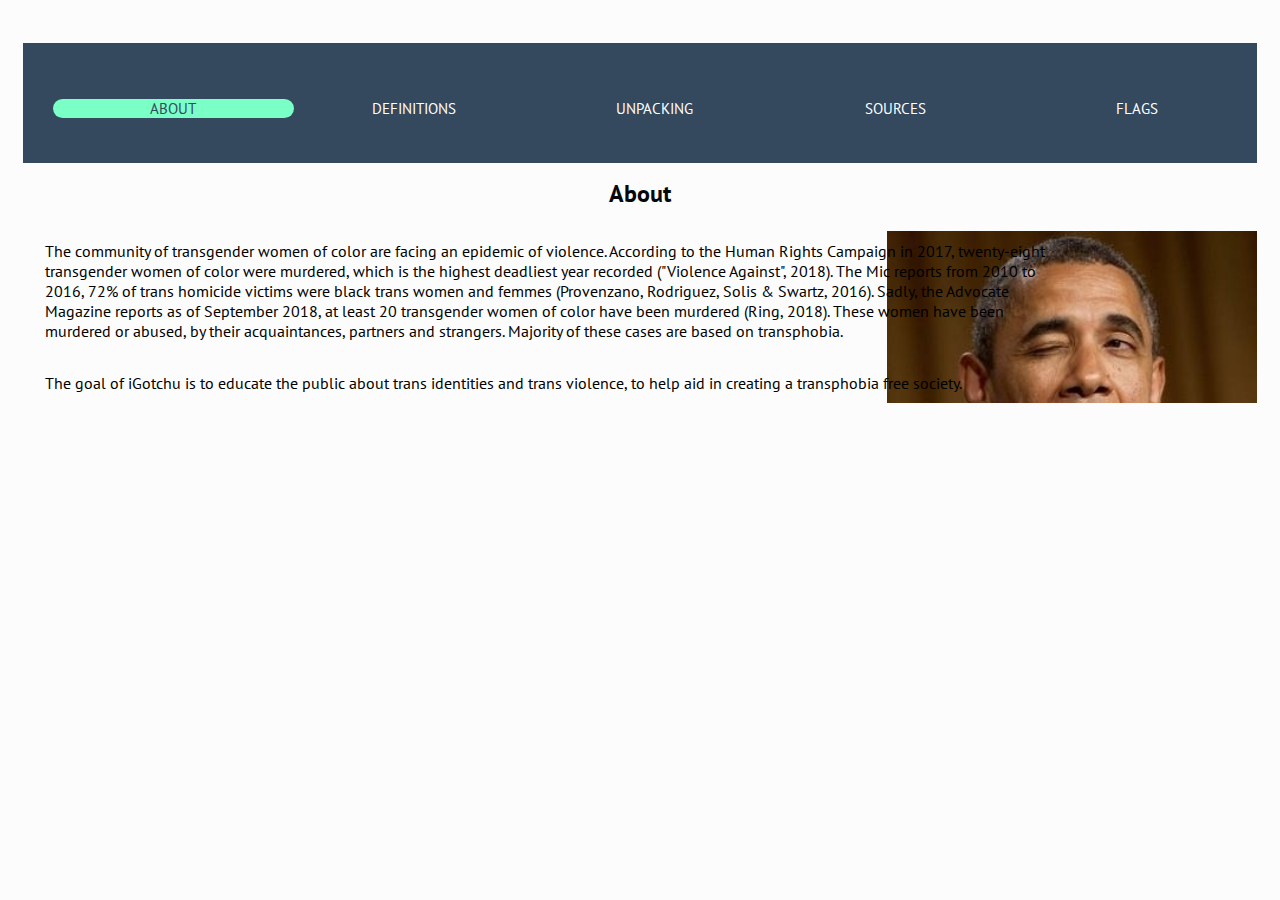
<file: index.html>
<!DOCTYPE html>
<html lang="en">
<head>
    <meta charset="UTF-8">
    <link rel="shortcut icon" href="images/logo.png" />
    <link rel="stylesheet" type="text/css" href="css/html5reset.css">
    <link rel="stylesheet" type="text/css" href="css/style.css">
    <title >iGotchu</title>

</head>
<body>
  <a href = "#content" class = "skip">Skip to Content</a>
  <header>
    <nav>
      <ul>
        <li><a href = "index.html"class = "active">About</a></li>
        <li><a href = "identities.html" >Definitions</a></li>
        <li><a href = "transphobia.html">Unpacking</a></li>
        <li><a href = "sources.html">Sources</a></li>
        <li><a href = "gallery.html">Flags</a></li>
      </ul>
      <div class="animation start-home"></div>
      <div class="slider"></div>
    </nav>
    <!-- <img src= "images/igotch_full_logo.jpg" alt = "iGotchu Logo"/> -->
    <h1>About</h1>

</header>
<main id ="content">
<div class = "igotchu">

<p>The community of transgender women of color are facing an epidemic of violence. According to the Human Rights Campaign in 2017, twenty-eight transgender women of color were murdered, which is the highest deadliest year recorded (&quot;Violence Against&quot;, 2018). The Mic reports from 2010 to 2016, 72% of trans homicide victims were black trans women and femmes (Provenzano, Rodriguez, Solis & Swartz, 2016). Sadly, the Advocate Magazine reports as of September 2018, at least 20 transgender women of color have been murdered (Ring, 2018). These women have been murdered or abused, by their acquaintances, partners and strangers. Majority of these cases are based on transphobia.</p>

<p>The goal of iGotchu is to educate the public about trans identities and trans violence, to help aid in creating a transphobia free society.</p>
</div>
</main>
</body>
</html>
</file>
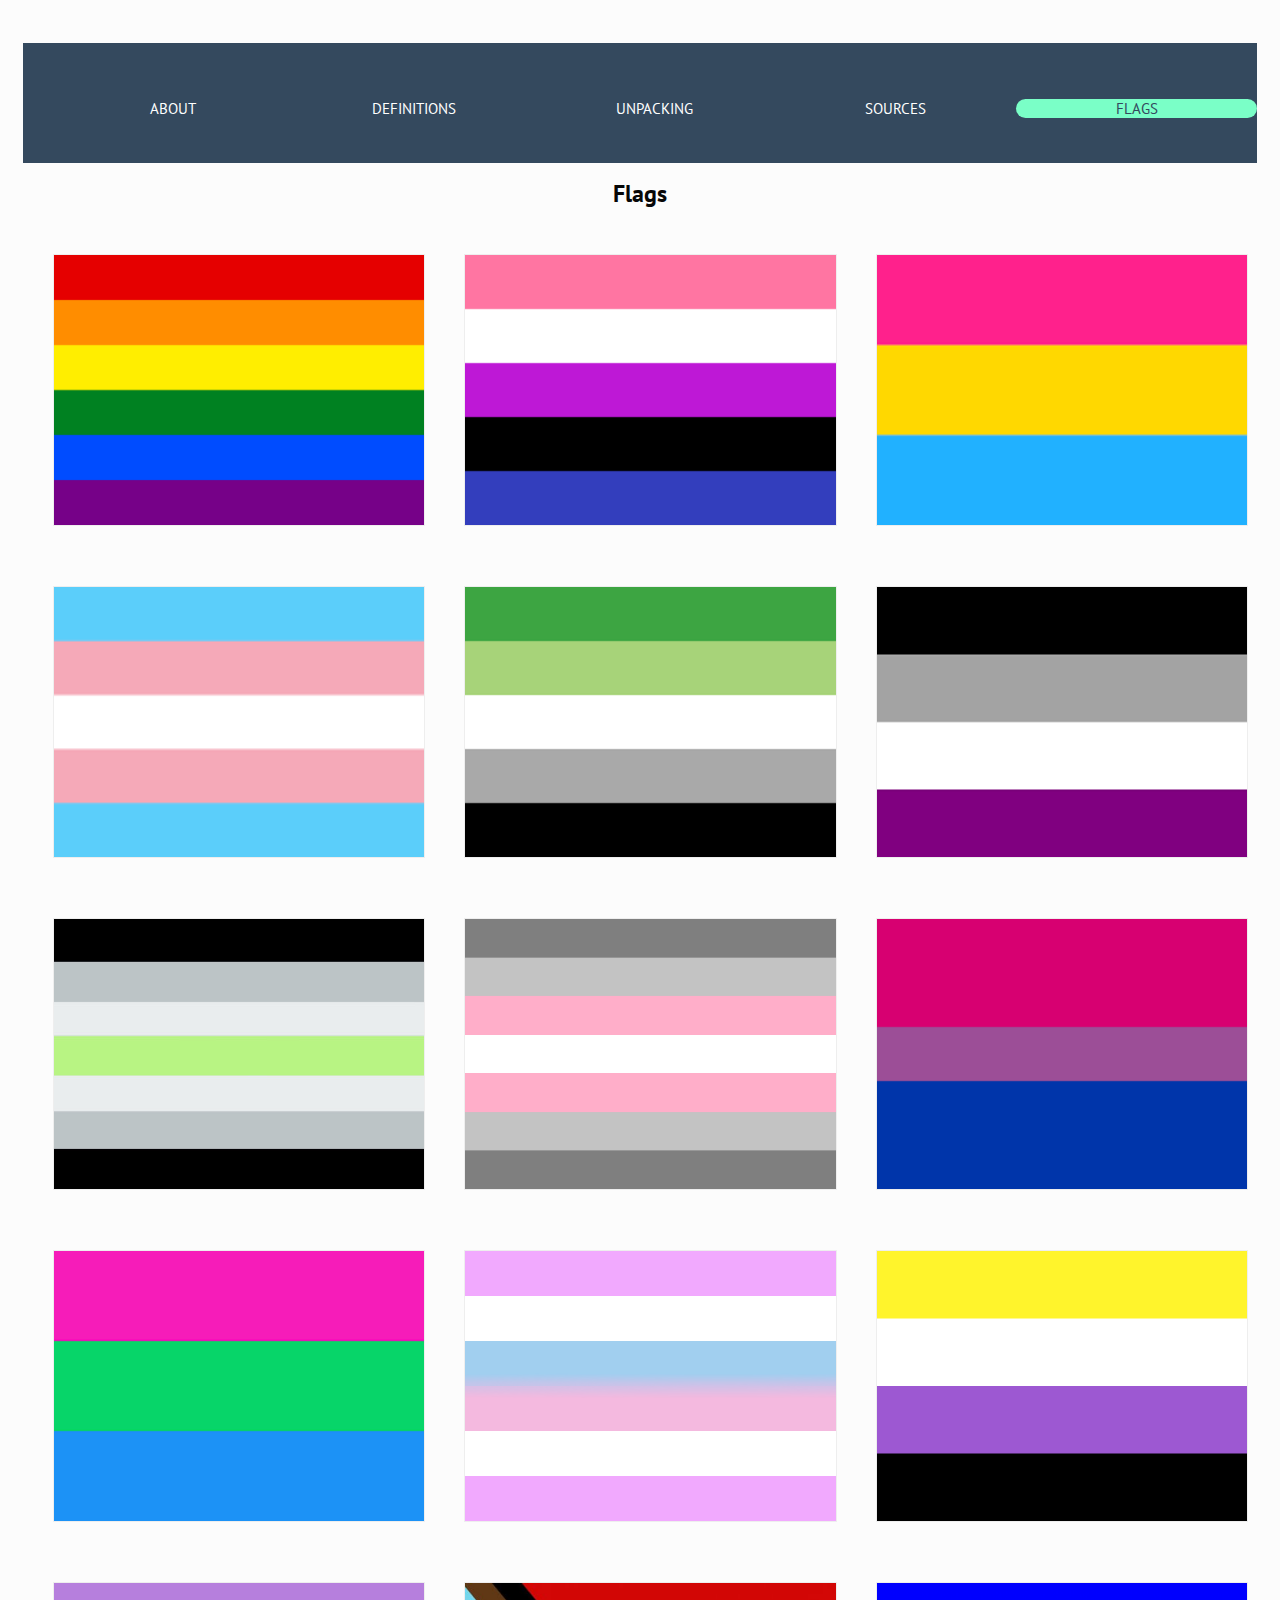
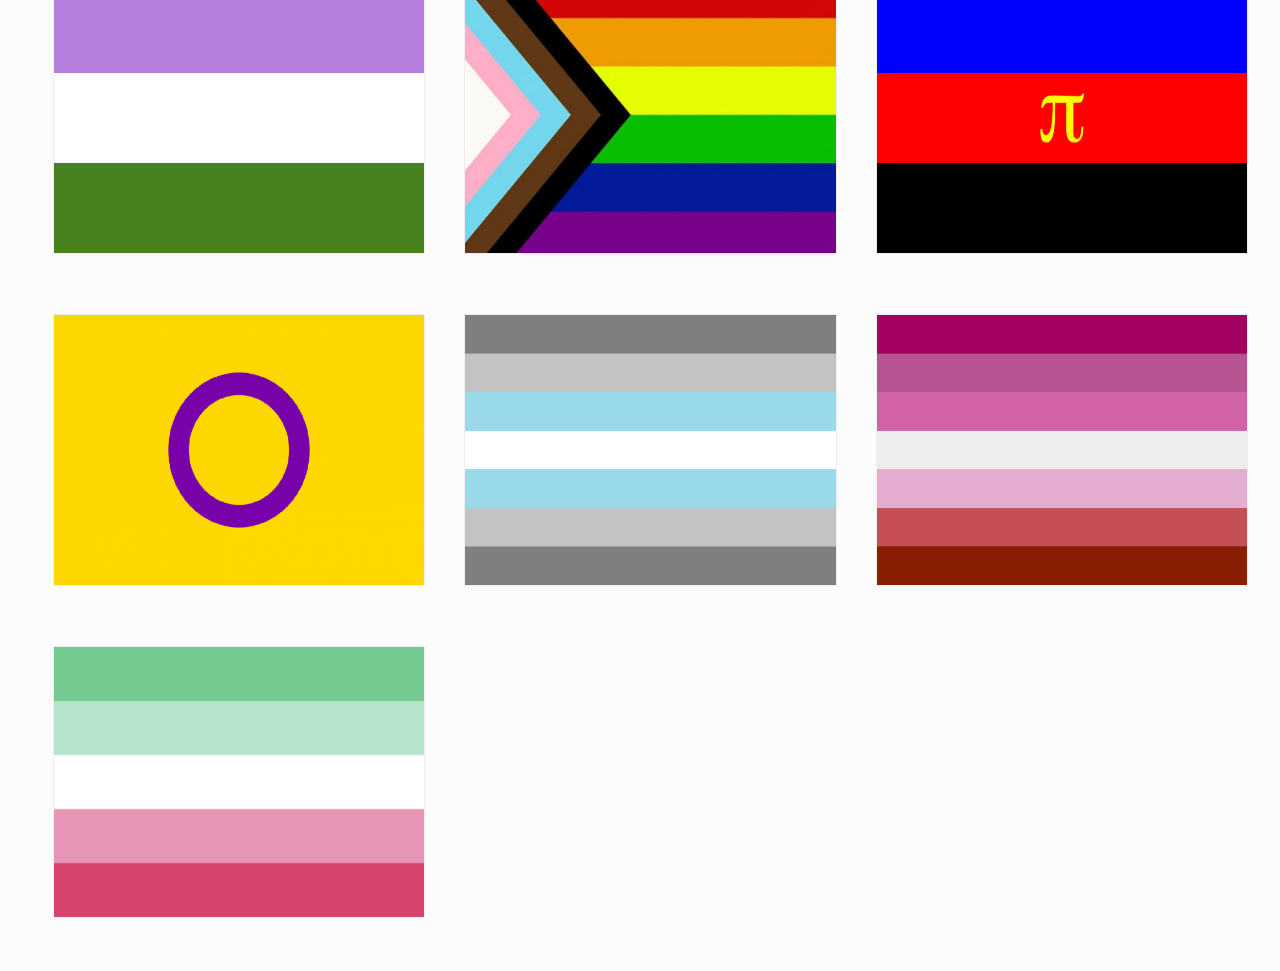
<file: gallery.html>
<!DOCTYPE html>
<html lang="en">
<head>
    <meta charset="UTF-8">
    <link rel="shortcut icon" href="images/logo.png" />
    <link rel="stylesheet" type="text/css" href="css/html5reset.css">
    <link rel="stylesheet" type="text/css" href="css/style.css">
    <title >iGotchu</title>

</head>
<body>
  <a href = "#content" class = "skip">Skip to Content</a>
  <header>
    <nav>
      <ul>
        <li><a href = "index.html">About</a></li>
        <li><a href = "identities.html">Definitions</a></li>
        <li><a href = "transphobia.html">Unpacking</a></li>
        <li><a href = "sources.html">Sources</a></li>
        <li><a href = "gallery.html"class = "active">Flags</a></li>
      </ul>
      <div class="animation start-home"></div>
      <div class="slider"></div>
    </nav>
    <h1>Flags</h1>

</header>
<main id ="content">
<div class = "gallery">
  <img src = "images/gay flag.jpg" alt = "gay flag"/>
  <img src = "images/Genderfluidity_Pride_Flag.jpg" alt = "Gender fluid flag"/>
  <img src = "images/pansexual flag.jpg" alt = "pansexual flag"/>
  <img src = "images/transgender flag.jpg" alt = "transgender flag"/>
  <img src = "images/aromantic flag.jpg" alt = "aromantic flag"/>
  <img src = "images/grey ace flag.jpg" alt = "grey ace flag"/>
  <img src = "images/Agender_flag.jpg" alt = "agender flag"/>
  <img src = "images/Demigirl_Pride-Flag.jpg" alt = "demigirl flag"/>
  <img src = "images/1Bi_flag.jpg" alt = "Bisexuality flag"/>
  <img src = "images/polysexual falg.jpg" alt = "polysexual flag"/>
  <img src = "images/Bigender_pride_flag.jpg" alt = "bigender flag"/>
  <img src = "images/Nonbinary_flag.jpg" alt = "nonbinary flag"/>
  <img src = "images/Genderqueer_flag.jpg" alt = "genderqueer flag"/>
  <img src = "images/05-pride_flags.jpg" alt = "pride flag"/>
  <img src = "images/polya flags.jpg" alt = "polyamorous flag"/>
  <img src = "images/intersex flag.jpg" alt = "intersex flag"/>
  <img src = "images/demiboy_flags.jpg" alt = "demiboy flag"/>
  <img src = "images/lesbian flag.jpg" alt = "lesbian flag"/>
  <img src = "images/Abrosexual.jpg" alt = "Abrosexual flag"/>

  </div>
  </main>
</body>
</html>
</file>
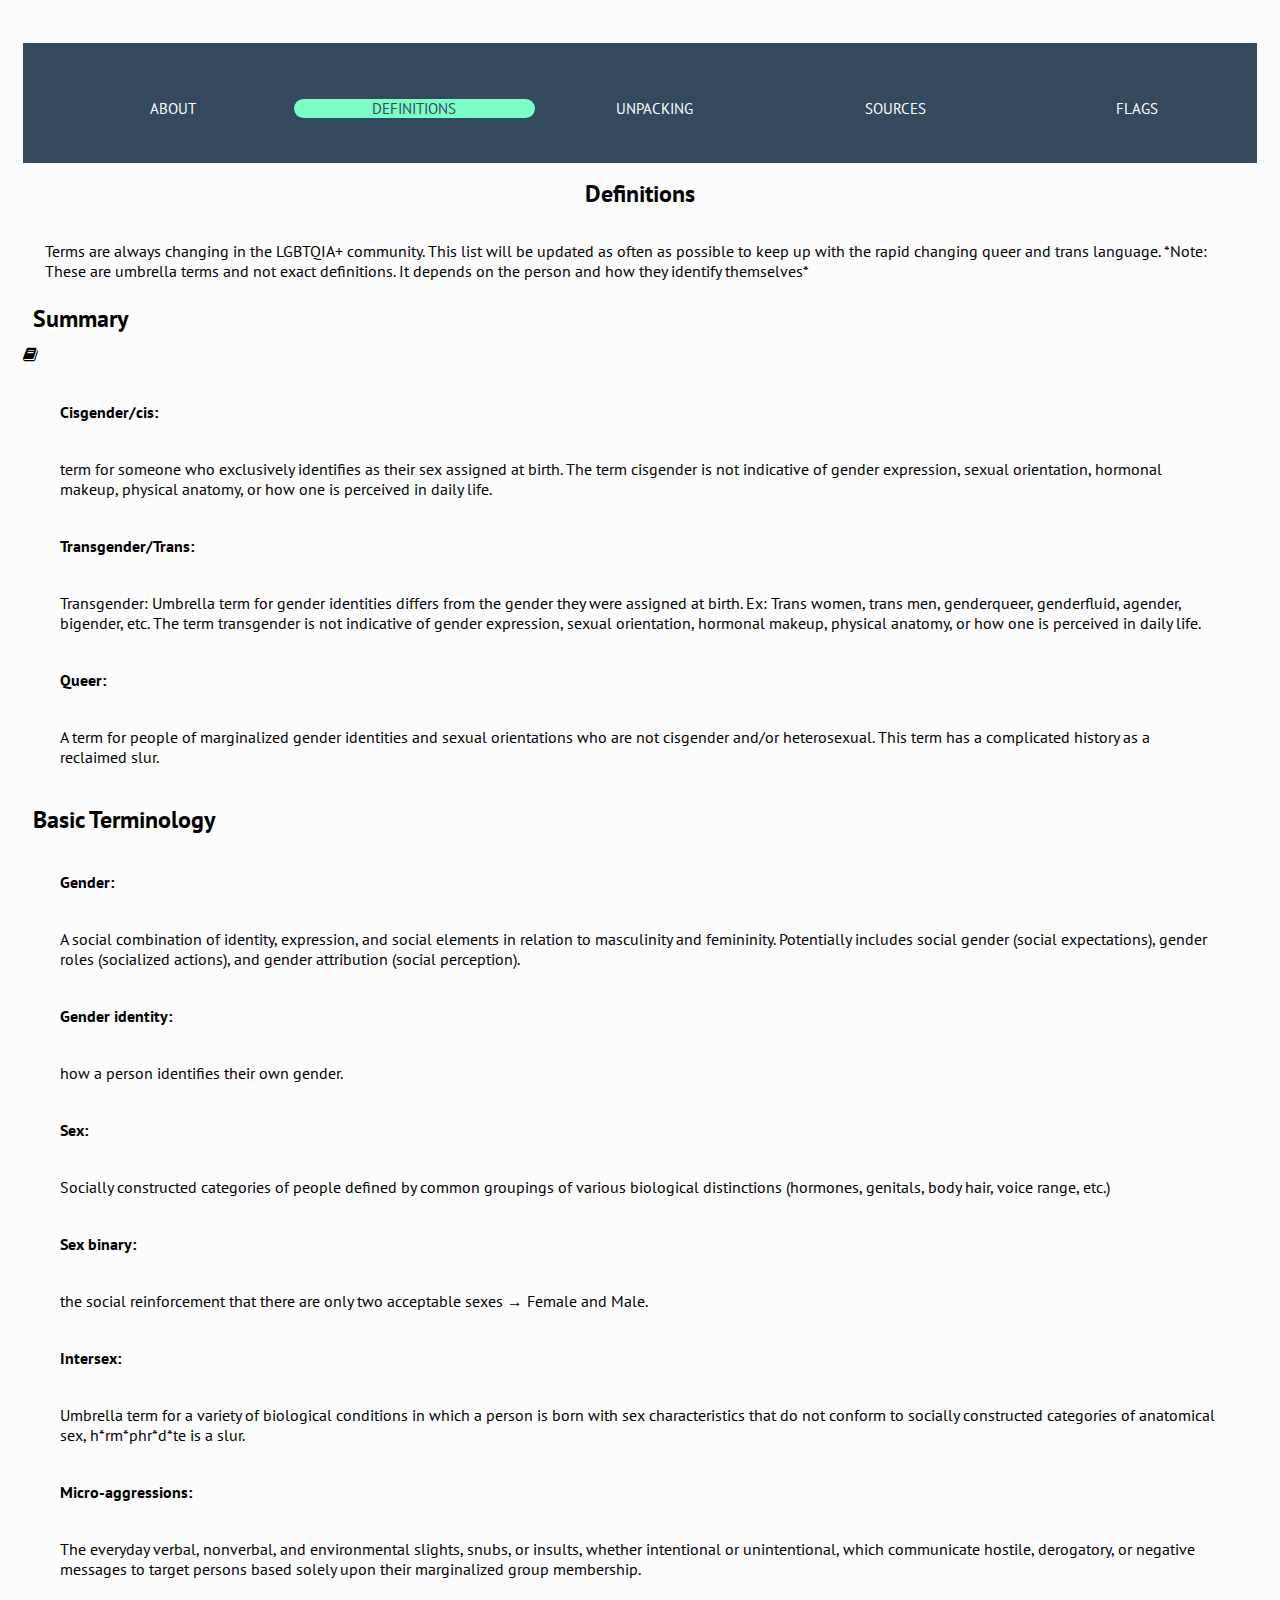
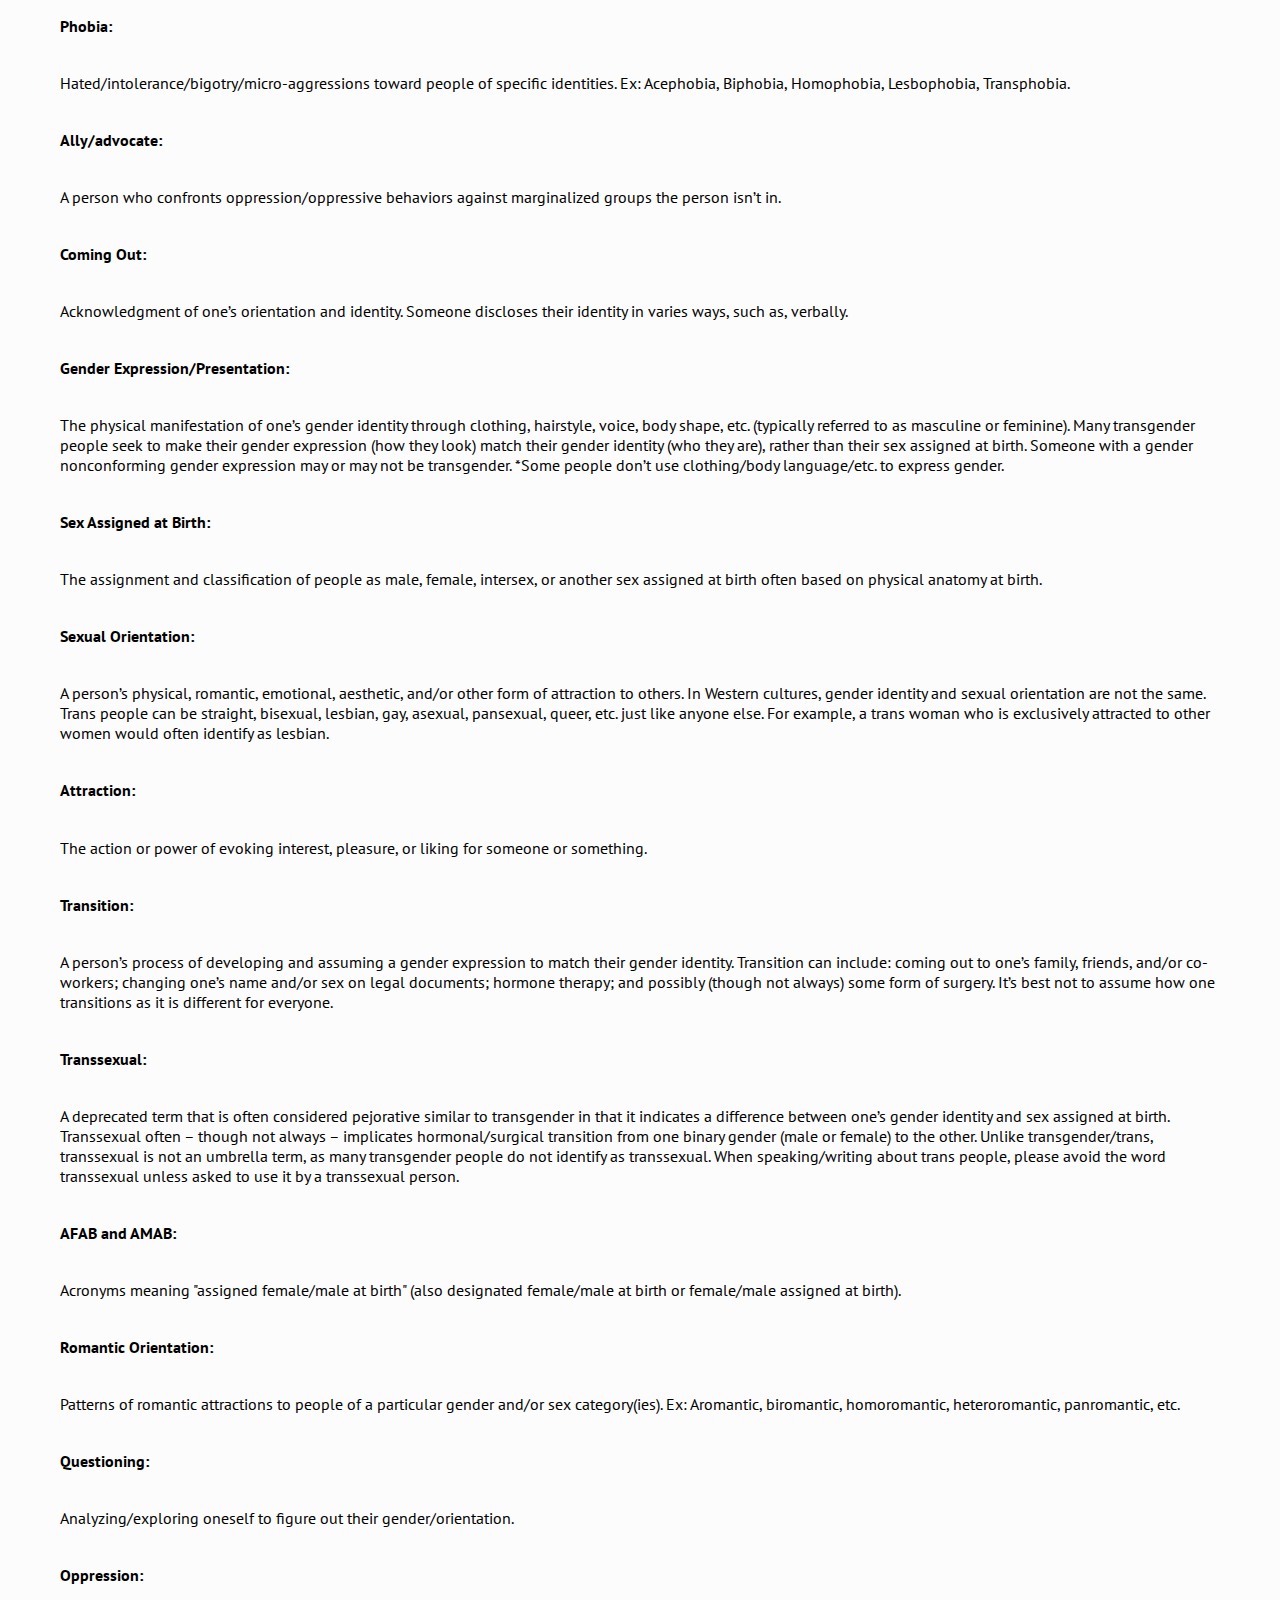
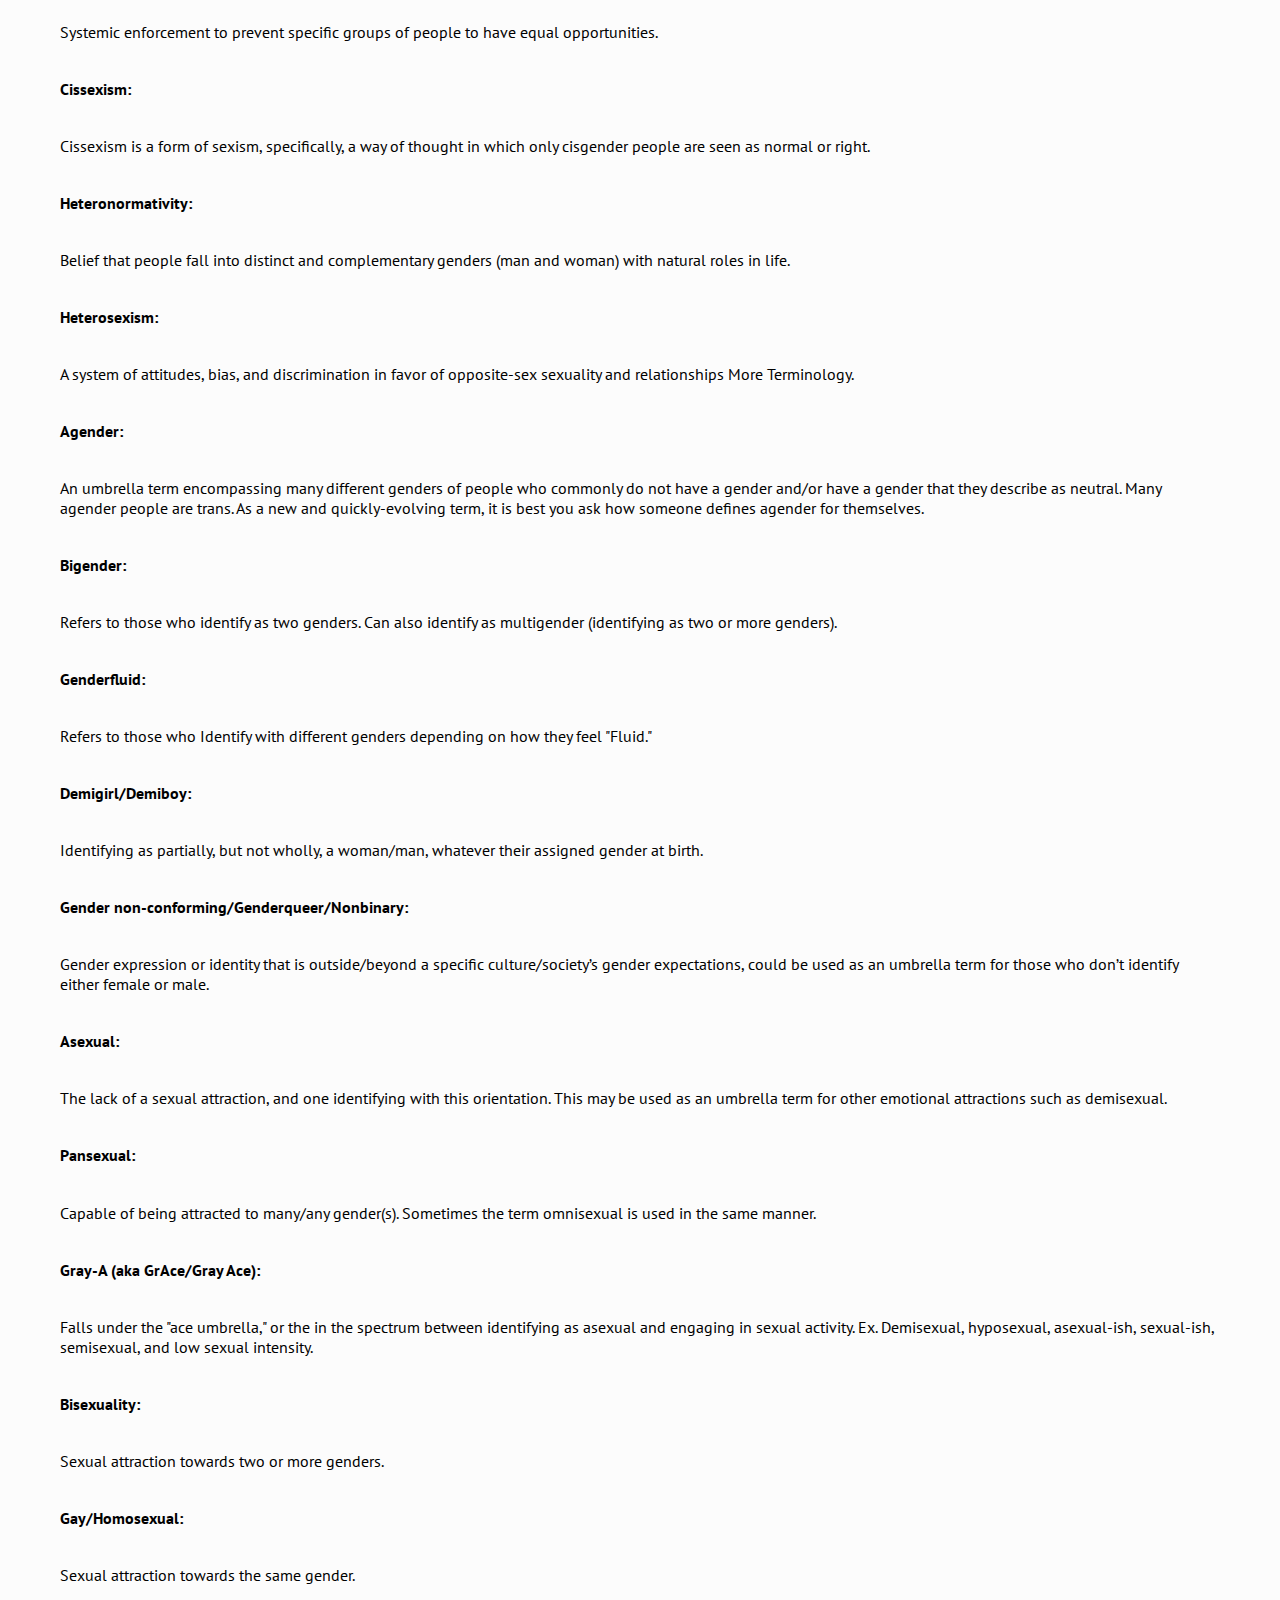
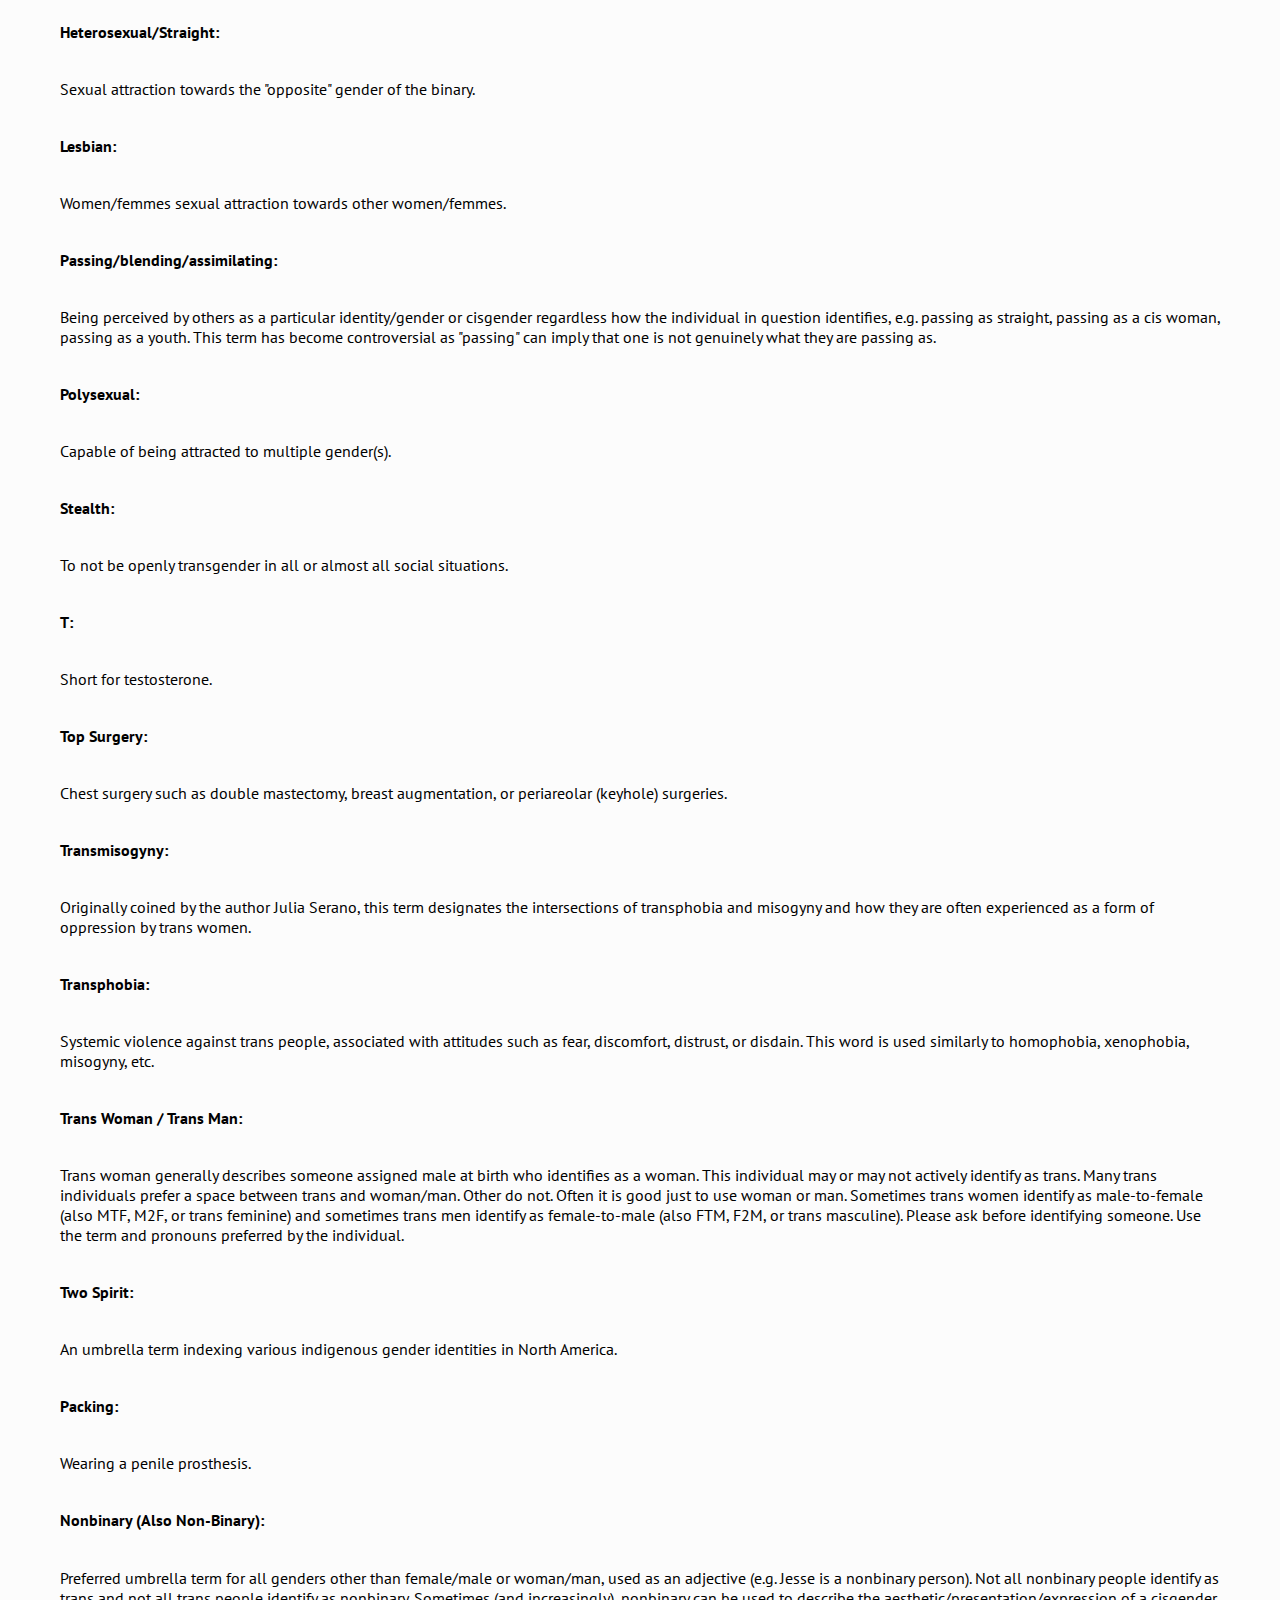
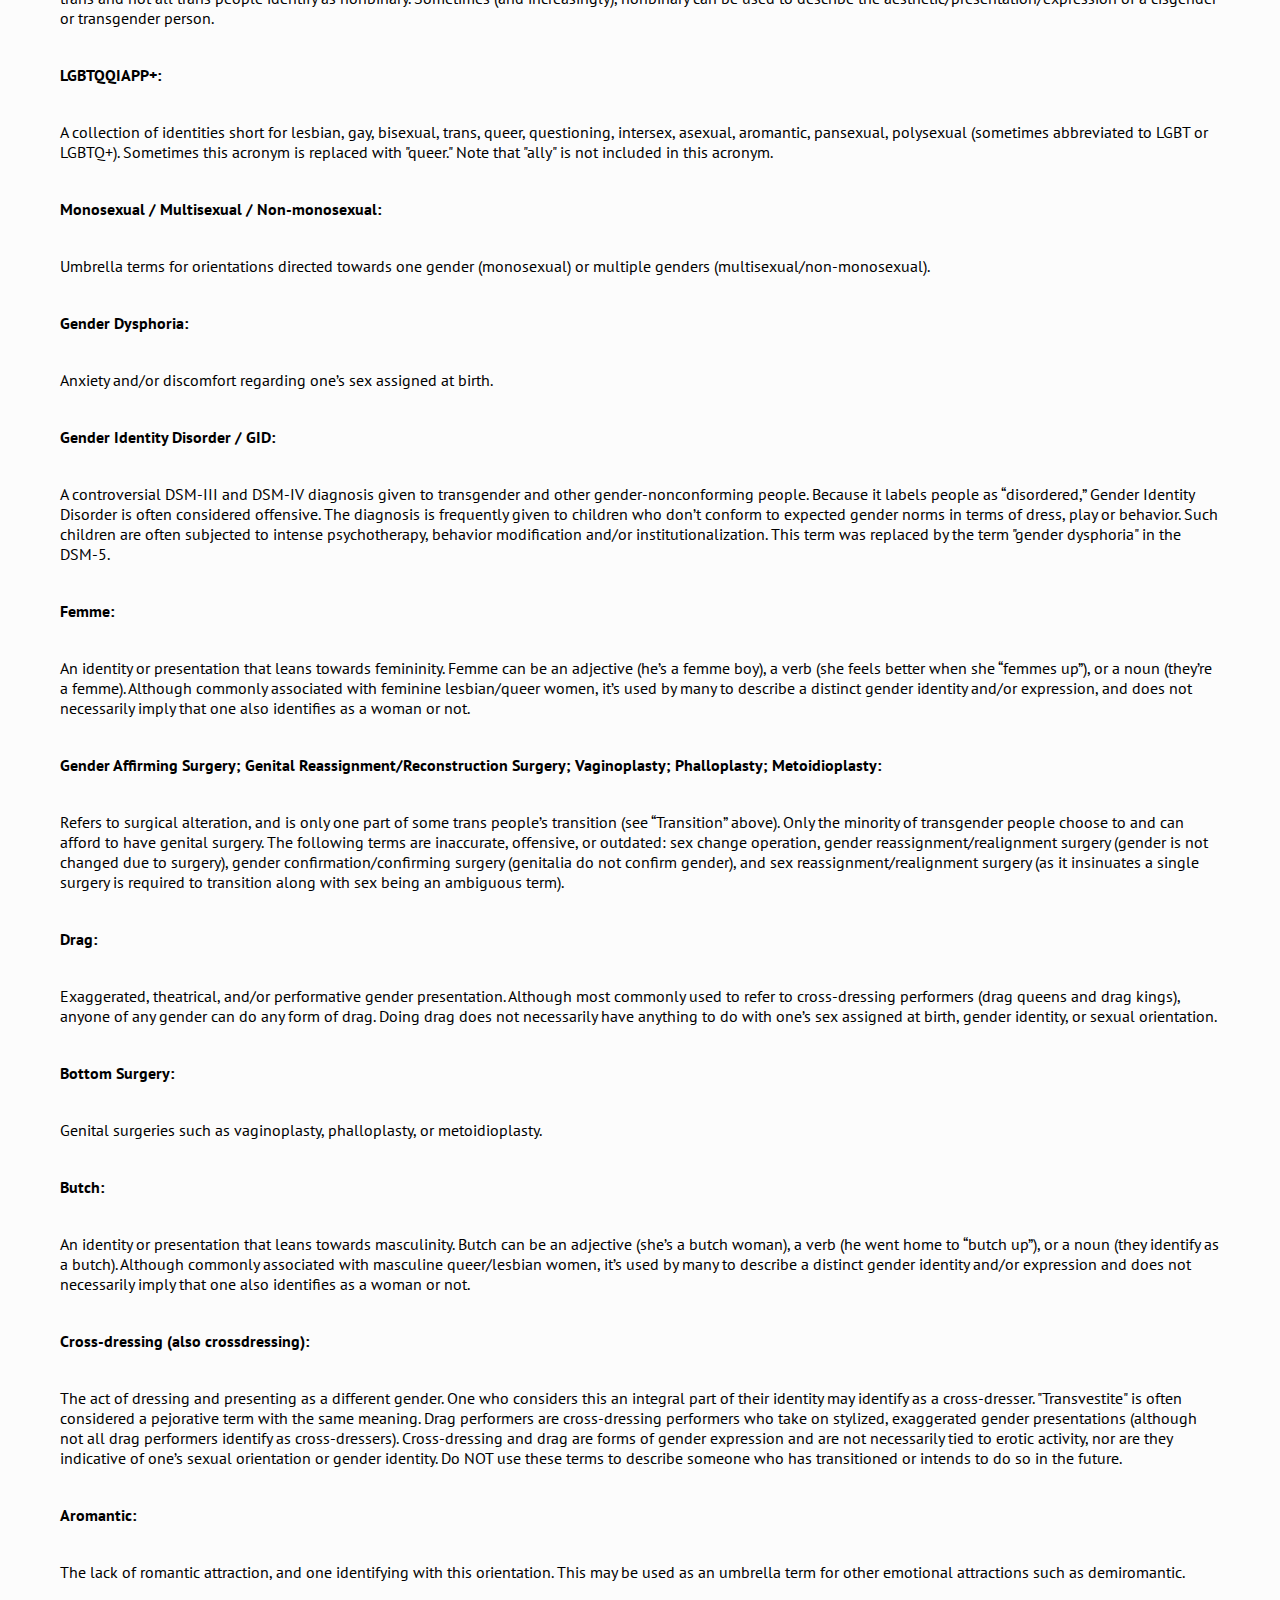
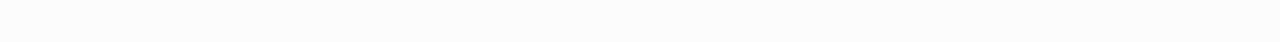
<file: identities.html>
<!DOCTYPE html>
<html lang="en">
<head>
    <meta charset="UTF-8">
    <link rel="shortcut icon" href="images/logo.png" />
    <link rel="stylesheet" type="text/css" href="css/html5reset.css">
    <link rel="stylesheet" type="text/css" href="css/style.css">
    <link rel="stylesheet" href="https://cdnjs.cloudflare.com/ajax/libs/font-awesome/4.7.0/css/font-awesome.min.css">
    <title >LGBTQIA+ Definitions</title>

</head>
<body>
  <a href = "#content" class = "skip">Skip to Content</a>
  <header>
      <nav>
        <ul>
          <li><a href = "index.html">About</a></li>
          <li><a href = "identities.html" class = "active">Definitions</a></li>
          <li><a href = "transphobia.html">Unpacking</a></li>
          <li><a href = "sources.html">Sources</a></li>
          <li><a href = "gallery.html">Flags</a></li>
        </ul>
        <div class="animation start-home"></div>
      </nav>
      <h1>Definitions</h1>
 </header>

<main id ="content">

<p>Terms are always changing in the LGBTQIA+ community. This list will be updated as often as possible to keep up with the rapid changing queer and trans language. *Note: These are umbrella terms and not exact definitions. It depends on the person and how they identify themselves*</p>

<h2>Summary</h2>
<i class="fa fa-book" aria-hidden="true"></i>
<dl>
<dt>Cisgender/cis:</dt> <dd> term for someone who exclusively identifies as their sex assigned at birth. The term cisgender is not indicative of gender expression, sexual orientation, hormonal makeup, physical anatomy, or how one is perceived in daily life.</dd>
<dt>Transgender/Trans:</dt> <dd> Transgender: Umbrella term for gender identities differs from the gender they were assigned at birth. Ex: Trans women, trans men, genderqueer, genderfluid, agender, bigender, etc. The term transgender is not indicative of gender expression, sexual orientation, hormonal makeup, physical anatomy, or how one is perceived in daily life.</dd>
<dt>Queer:</dt><dd> A term for people of marginalized gender identities and sexual orientations who are not cisgender and/or heterosexual. This term has a complicated history as a reclaimed slur.</dd>
</dl>

<h2>Basic Terminology</h2>

<dl>
<dt>Gender:</dt> <dd>A social combination of identity, expression, and social elements in relation to masculinity and femininity. Potentially includes social gender (social expectations), gender roles (socialized actions), and gender attribution (social perception).</dd>
<dt>Gender identity:</dt> <dd>how a person identifies their own gender.</dd>
<dt>Sex:</dt> <dd>Socially constructed categories of people defined by common groupings of various biological distinctions (hormones, genitals, body hair, voice range, etc.)</dd>
<dt>Sex binary:</dt> <dd>the social reinforcement that there are only two acceptable sexes → Female and Male.</dd>
<dt>Intersex:</dt> <dd>Umbrella term for a variety of biological conditions in which a person is born with sex characteristics that do not conform to socially constructed categories of anatomical sex, h*rm*phr*d*te is a slur.</dd>
<dt>Micro-aggressions:</dt> <dd>The everyday verbal, nonverbal, and environmental slights, snubs, or insults, whether intentional or unintentional, which communicate hostile, derogatory, or negative messages to target persons based solely upon their marginalized group membership.</dd>
<dt>Phobia:</dt> <dd>Hated/intolerance/bigotry/micro-aggressions toward people of specific identities. Ex: Acephobia, Biphobia, Homophobia, Lesbophobia, Transphobia.</dd>
<dt>Ally/advocate:</dt> <dd>A person who confronts oppression/oppressive behaviors against marginalized groups the person isn’t in.</dd>
<dt>Coming Out:</dt> <dd>Acknowledgment of one’s orientation and identity. Someone discloses their identity in varies ways, such as, verbally.</dd>
<dt>Gender Expression/Presentation:</dt> <dd>The physical manifestation of one’s gender identity through clothing, hairstyle, voice, body shape, etc. (typically referred to as masculine or feminine). Many transgender people seek to make their gender expression (how they look) match their gender identity (who they are), rather than their sex assigned at birth. Someone with a gender nonconforming gender expression may or may not be transgender. *Some people don’t use clothing/body language/etc. to express gender.</dd>
<dt>Sex Assigned at Birth:</dt> <dd>The assignment and classification of people as male, female, intersex, or another sex assigned at birth often based on physical anatomy at birth.</dd>
<dt>Sexual Orientation:</dt> <dd>A person’s physical, romantic, emotional, aesthetic, and/or other form of attraction to others. In Western cultures, gender identity and sexual orientation are not the same. Trans people can be straight, bisexual, lesbian, gay, asexual, pansexual, queer, etc. just like anyone else. For example, a trans woman who is exclusively attracted to other women would often identify as lesbian.</dd>
<dt>Attraction:</dt> <dd>The action or power of evoking interest, pleasure, or liking for someone or something.</dd>
<dt>Transition:</dt> <dd>A person’s process of developing and assuming a gender expression to match their gender identity. Transition can include: coming out to one’s family, friends, and/or co-workers; changing one’s name and/or sex on legal documents; hormone therapy; and possibly (though not always) some form of surgery. It’s best not to assume how one transitions as it is different for everyone.</dd>
<dt>Transsexual:</dt> <dd>A deprecated term that is often considered pejorative similar to transgender in that it indicates a difference between one’s gender identity and sex assigned at birth. Transsexual often – though not always – implicates hormonal/surgical transition from one binary gender (male or female) to the other. Unlike transgender/trans, transsexual is not an umbrella term, as many transgender people do not identify as transsexual. When speaking/writing about trans people, please avoid the word transsexual unless asked to use it by a transsexual person.</dd>
<dt>AFAB and AMAB:</dt> <dd>Acronyms meaning &quot;assigned female/male at birth&quot; (also designated female/male at birth or female/male assigned at birth).</dd>
<dt>Romantic Orientation:</dt> <dd>Patterns of romantic attractions to people of a particular gender and/or sex category(ies). Ex: Aromantic, biromantic, homoromantic, heteroromantic, panromantic, etc.</dd>
<dt>Questioning:</dt> <dd>Analyzing/exploring oneself to figure out their gender/orientation.</dd>
<dt>Oppression:</dt> <dd>Systemic enforcement to prevent specific groups of people to have equal opportunities.</dd>
<dt>Cissexism:</dt> <dd>Cissexism is a form of sexism, specifically, a way of thought in which only cisgender people are seen as normal or right.</dd>
<dt>Heteronormativity:</dt> <dd>Belief that people fall into distinct and complementary genders (man and woman) with natural roles in life.</dd>
<dt>Heterosexism:</dt> <dd>A system of attitudes, bias, and discrimination in favor of opposite-sex sexuality and relationships More Terminology.</dd>
<dt>Agender:</dt> <dd>An umbrella term encompassing many different genders of people who commonly do not have a gender and/or have a gender that they describe as neutral. Many agender people are trans. As a new and quickly-evolving term, it is best you ask how someone defines agender for themselves.</dd>
<dt>Bigender:</dt> <dd>Refers to those who identify as two genders. Can also identify as multigender (identifying as two or more genders).</dd>
<dt>Genderfluid:</dt> <dd>Refers to those who Identify with different genders depending on how they feel &quot;Fluid.&quot;</dd>
<dt>Demigirl/Demiboy:</dt> <dd>Identifying as partially, but not wholly, a woman/man, whatever their assigned gender at birth.</dd>
<dt>Gender non-conforming/Genderqueer/Nonbinary:</dt> <dd>Gender expression or identity that is outside/beyond a specific culture/society’s gender expectations, could be used as an umbrella term for those who don’t identify either female or male.</dd>
<dt>Asexual:</dt> <dd>The lack of a sexual attraction, and one identifying with this orientation. This may be used as an umbrella term for other emotional attractions such as demisexual.</dd>
<dt>Pansexual:</dt> <dd>Capable of being attracted to many/any gender(s). Sometimes the term omnisexual is used in the same manner.</dd>
<dt>Gray-A (aka GrAce/Gray Ace):</dt> <dd>Falls under the &quot;ace umbrella,&quot; or the in the spectrum between identifying as asexual and engaging in sexual activity. Ex. Demisexual, hyposexual, asexual-ish, sexual-ish, semisexual, and low sexual intensity.</dd>
<dt>Bisexuality:</dt> <dd>Sexual attraction towards two or more genders.</dd>
<dt>Gay/Homosexual:</dt> <dd>Sexual attraction towards the same gender.</dd>
<dt>Heterosexual/Straight:</dt> <dd>Sexual attraction towards the &quot;opposite&quot; gender of the binary.</dd>
<dt>Lesbian:</dt> <dd>Women/femmes sexual attraction towards other women/femmes.</dd>
<dt>Passing/blending/assimilating:</dt> <dd>Being perceived by others as a particular identity/gender or cisgender regardless how the individual in question identifies, e.g. passing as straight, passing as a cis woman, passing as a youth. This term has become controversial as &quot;passing&quot; can imply that one is not genuinely what they are passing as.</dd>
<dt>Polysexual:</dt> <dd>Capable of being attracted to multiple gender(s).</dd>
<dt>Stealth:</dt> <dd>To not be openly transgender in all or almost all social situations.</dd>
<dt>T:</dt> <dd>Short for testosterone.</dd>
<dt>Top Surgery:</dt> <dd>Chest surgery such as double mastectomy, breast augmentation, or periareolar (keyhole) surgeries.</dd>
<dt>Transmisogyny:</dt> <dd>Originally coined by the author Julia Serano, this term designates the intersections of transphobia and misogyny and how they are often experienced as a form of oppression by trans women.</dd>
<dt>Transphobia:</dt> <dd>Systemic violence against trans people, associated with attitudes such as fear, discomfort, distrust, or disdain. This word is used similarly to homophobia, xenophobia, misogyny, etc.</dd>
<dt>Trans Woman / Trans Man:</dt> <dd>Trans woman generally describes someone assigned male at birth who identifies as a woman. This individual may or may not actively identify as trans. Many trans individuals prefer a space between trans and woman/man. Other do not. Often it is good just to use woman or man. Sometimes trans women identify as male-to-female (also MTF, M2F, or trans feminine) and sometimes trans men identify as female-to-male (also FTM, F2M, or trans masculine). Please ask before identifying someone. Use the term and pronouns preferred by the individual.</dd>
<dt>Two Spirit:</dt> <dd>An umbrella term indexing various indigenous gender identities in North America.</dd>
<dt>Packing:</dt> <dd>Wearing a penile prosthesis.</dd>
<dt>Nonbinary (Also Non-Binary):</dt> <dd>Preferred umbrella term for all genders other than female/male or woman/man, used as an adjective (e.g. Jesse is a nonbinary person). Not all nonbinary people identify as trans and not all trans people identify as nonbinary. Sometimes (and increasingly), nonbinary can be used to describe the aesthetic/presentation/expression of a cisgender or transgender person.</dd>
<dt>LGBTQQIAPP+:</dt> <dd>A collection of identities short for lesbian, gay, bisexual, trans, queer, questioning, intersex, asexual, aromantic, pansexual, polysexual (sometimes abbreviated to LGBT or LGBTQ+). Sometimes this acronym is replaced with &quot;queer.&quot; Note that &quot;ally&quot; is not included in this acronym.</dd>
<dt>Monosexual / Multisexual / Non-monosexual:</dt> <dd>Umbrella terms for orientations directed towards one gender (monosexual) or multiple genders (multisexual/non-monosexual).</dd>
<dt>Gender Dysphoria:</dt> <dd>Anxiety and/or discomfort regarding one’s sex assigned at birth.</dd>
<dt>Gender Identity Disorder / GID:</dt> <dd>A controversial DSM-III and DSM-IV diagnosis given to transgender and other gender-nonconforming people. Because it labels people as “disordered,” Gender Identity Disorder is often considered offensive. The diagnosis is frequently given to children who don’t conform to expected gender norms in terms of dress, play or behavior. Such children are often subjected to intense psychotherapy, behavior modification and/or institutionalization. This term was replaced by the term &quot;gender dysphoria&quot; in the DSM-5.</dd>
<dt>Femme:</dt> <dd>An identity or presentation that leans towards femininity. Femme can be an adjective (he’s a femme boy), a verb (she feels better when she “femmes up”), or a noun (they’re a femme). Although commonly associated with feminine lesbian/queer women, it’s used by many to describe a distinct gender identity and/or expression, and does not necessarily imply that one also identifies as a woman or not.</dd>
<dt>Gender Affirming Surgery; Genital Reassignment/Reconstruction Surgery; Vaginoplasty; Phalloplasty; Metoidioplasty:</dt> <dd>Refers to surgical alteration, and is only one part of some trans people’s transition (see “Transition” above). Only the minority of transgender people choose to and can afford to have genital surgery. The following terms are inaccurate, offensive, or outdated: sex change operation, gender reassignment/realignment surgery (gender is not changed due to surgery), gender confirmation/confirming surgery (genitalia do not confirm gender), and sex reassignment/realignment surgery (as it insinuates a single surgery is required to transition along with sex being an ambiguous term).</dd>
<dt>Drag:</dt> <dd>Exaggerated, theatrical, and/or performative gender presentation. Although most commonly used to refer to cross-dressing performers (drag queens and drag kings), anyone of any gender can do any form of drag. Doing drag does not necessarily have anything to do with one’s sex assigned at birth, gender identity, or sexual orientation.</dd>
<dt>Bottom Surgery:</dt> <dd>Genital surgeries such as vaginoplasty, phalloplasty, or metoidioplasty.</dd>
<dt>Butch:</dt> <dd>An identity or presentation that leans towards masculinity. Butch can be an adjective (she’s a butch woman), a verb (he went home to “butch up”), or a noun (they identify as a butch). Although commonly associated with masculine queer/lesbian women, it’s used by many to describe a distinct gender identity and/or expression and does not necessarily imply that one also identifies as a woman or not.</dd>
<dt>Cross-dressing (also crossdressing):</dt> <dd>The act of dressing and presenting as a different gender. One who considers this an integral part of their identity may identify as a cross-dresser. &quot;Transvestite&quot; is often considered a pejorative term with the same meaning. Drag performers are cross-dressing performers who take on stylized, exaggerated gender presentations (although not all drag performers identify as cross-dressers). Cross-dressing and drag are forms of gender expression and are not necessarily tied to erotic activity, nor are they indicative of one’s sexual orientation or gender identity. Do NOT use these terms to describe someone who has transitioned or intends to do so in the future.</dd>
<dt>Aromantic:</dt> <dd>The lack of romantic attraction, and one identifying with this orientation. This may be used as an umbrella term for other emotional attractions such as demiromantic.</dd>
</dl>
</main>
</body>
</html>
</file>
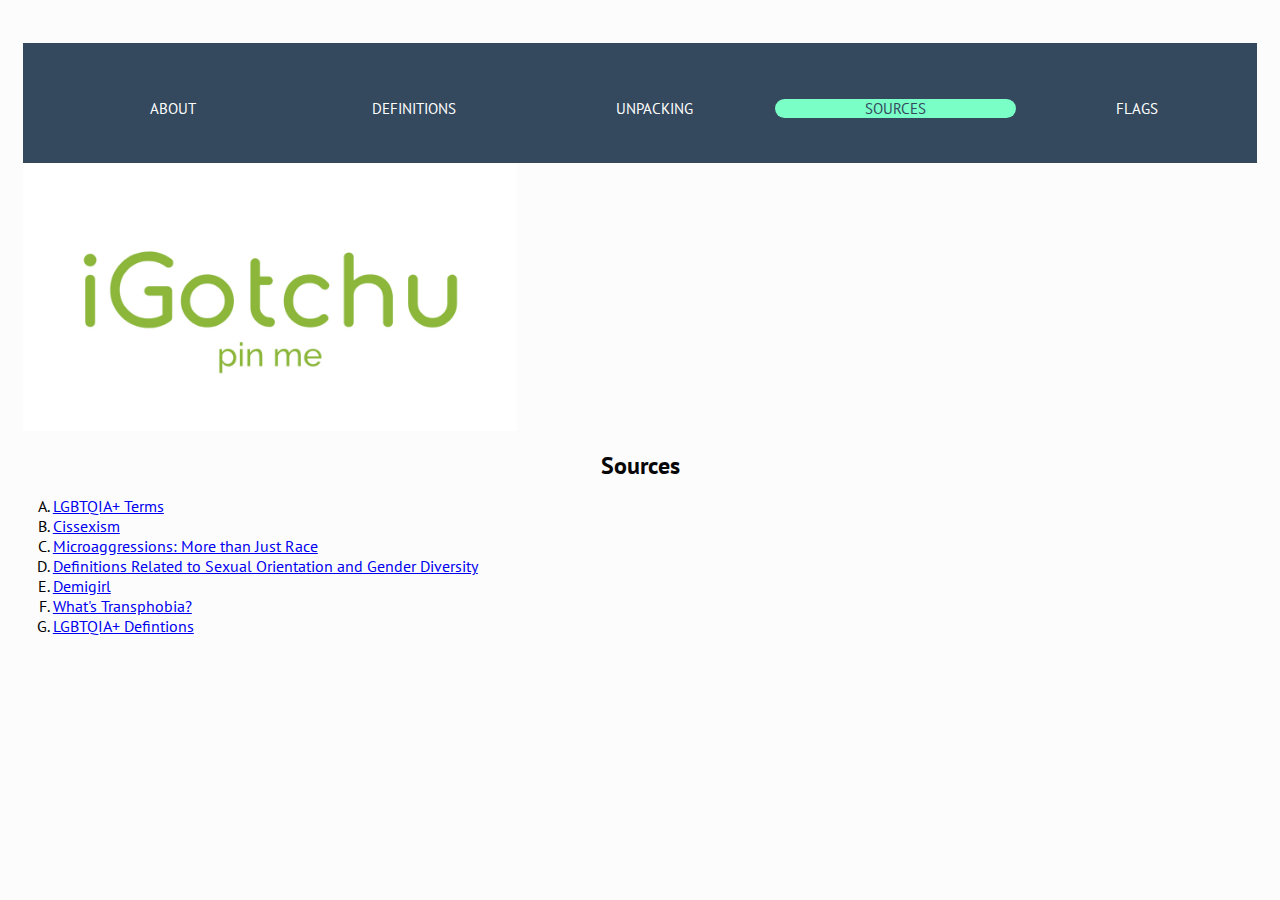
<file: sources.html>
<!DOCTYPE html>
<html lang="en">
<head>
    <meta charset="UTF-8">
    <link rel="shortcut icon" href="images/logo.png" />
    <link rel="stylesheet" type="text/css" href="css/html5reset.css">
    <link rel="stylesheet" type="text/css" href="css/style.css">
    <title >iGotchu</title>

</head>
<body>
  <a href = "#content" class = "skip">Skip to Content</a>
  <header>
    <nav>
      <ul>
        <li><a href = "index.html">About</a></li>
        <li><a href = "identities.html">Definitions</a></li>
        <li><a href = "transphobia.html">Unpacking</a></li>
        <li><a href = "sources.html"class = "active">Sources</a></li>
        <li><a href = "gallery.html">Flags</a></li>
      </ul>
      <div class="animation start-home"></div>
      <div class="slider"></div>
    </nav>
    <img src= "images/igotch_full_logo.jpg" alt = "iGotchu Logo"/>
    <h1>Sources</h1>
</header>
<main id ="content">

<ul>
    <li><a href = https://lgbt.wisc.edu/documents/Trans_and_queer_glossary.pdf>LGBTQIA+ Terms</a></li>
    <li><a href = http://nonbinary.org/wiki/Cissexism>Cissexism</a></li>
    <li><a href = https://www.psychologytoday.com/blog/microaggressions-in-everyday-life/201011/microaggressions-more-just-race>Microaggressions: More than Just Race</a></li>
    <li><a href = http://www.apa.org/pi/lgbt/resources/sexuality-definitions.pdf>Definitions Related to Sexual Orientation and Gender Diversity</a></li>
    <li><a href = http://gender.wikia.com/wiki/Demigirl>Demigirl</a></li>
    <li><a href = https://www.plannedparenthood.org/learn/sexual-orientation-gender/trans-and-gender-nonconforming-identities/whats-transphobia>What's Transphobia?</a></li>
    <li><a href = http://www.transstudent.org/definitions>LGBTQIA+ Defintions</a></li>
</ul>


</main>
</body>
</html>
</file>
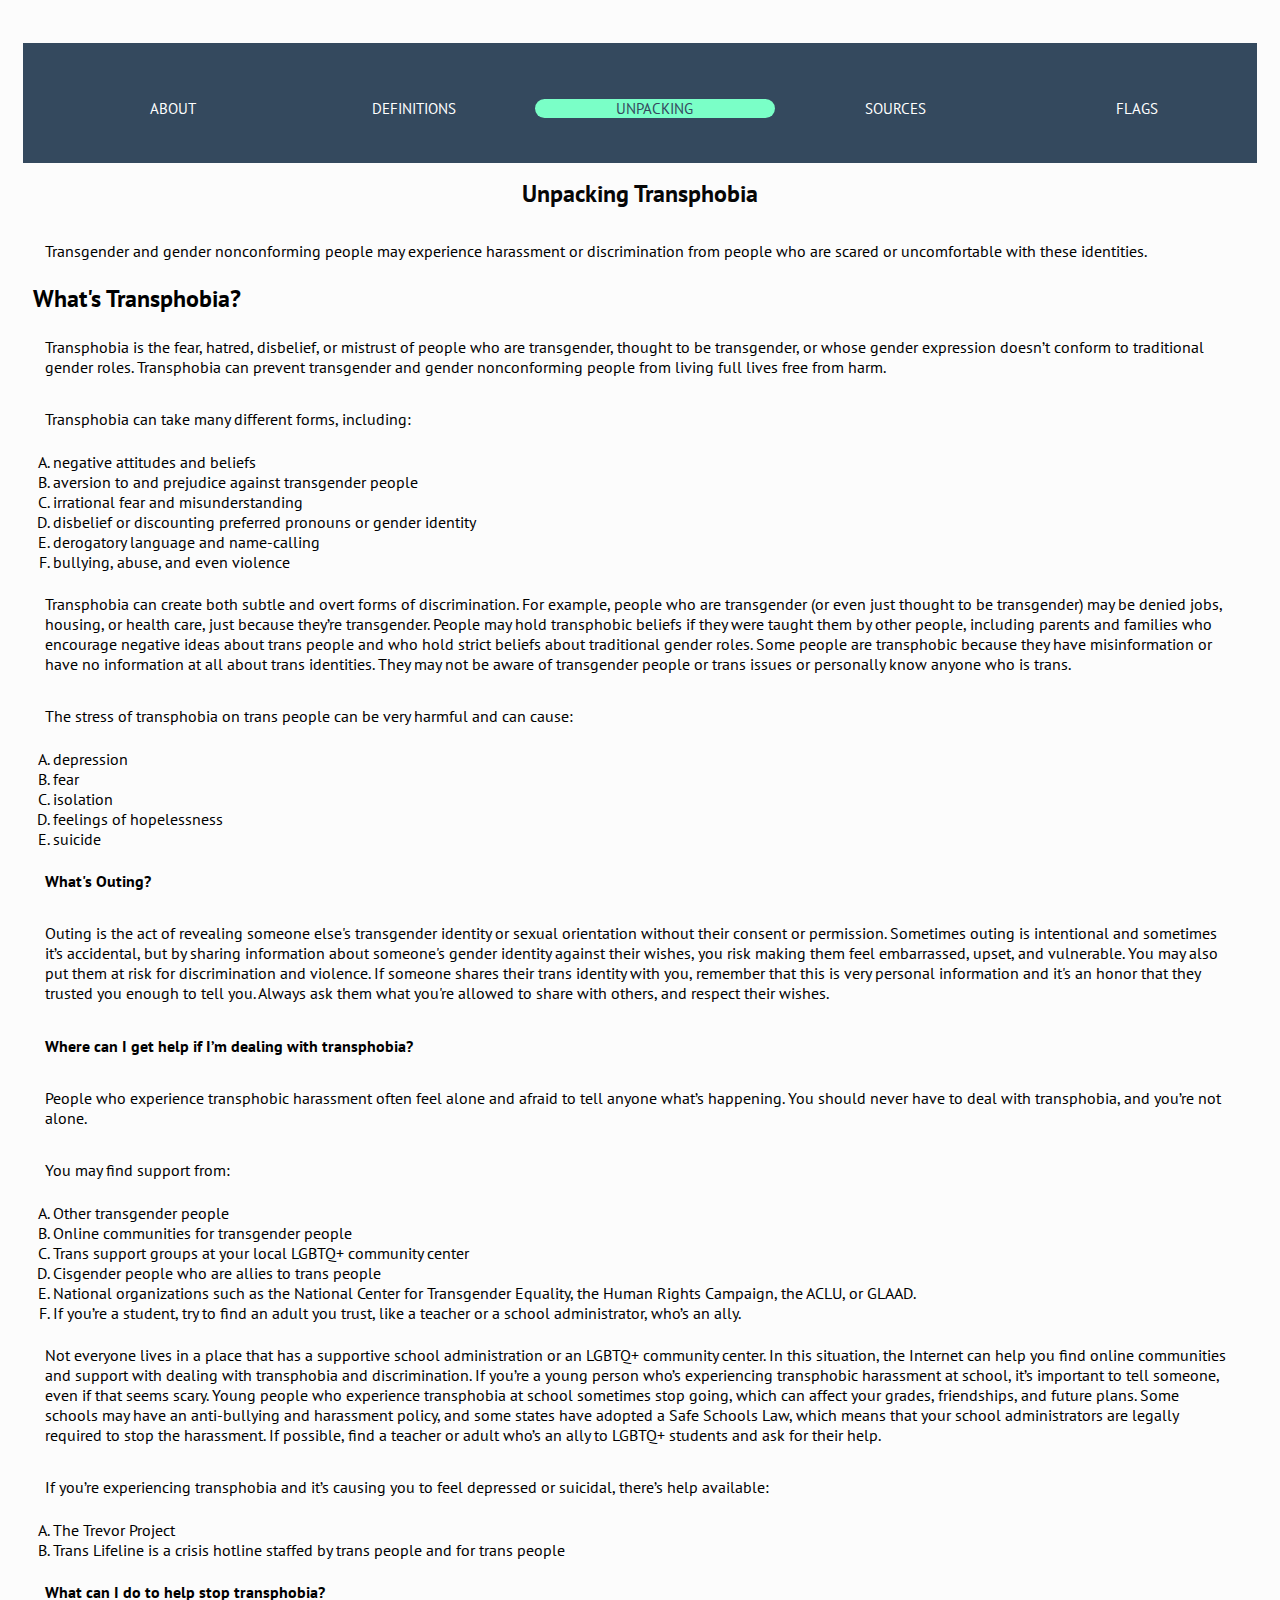
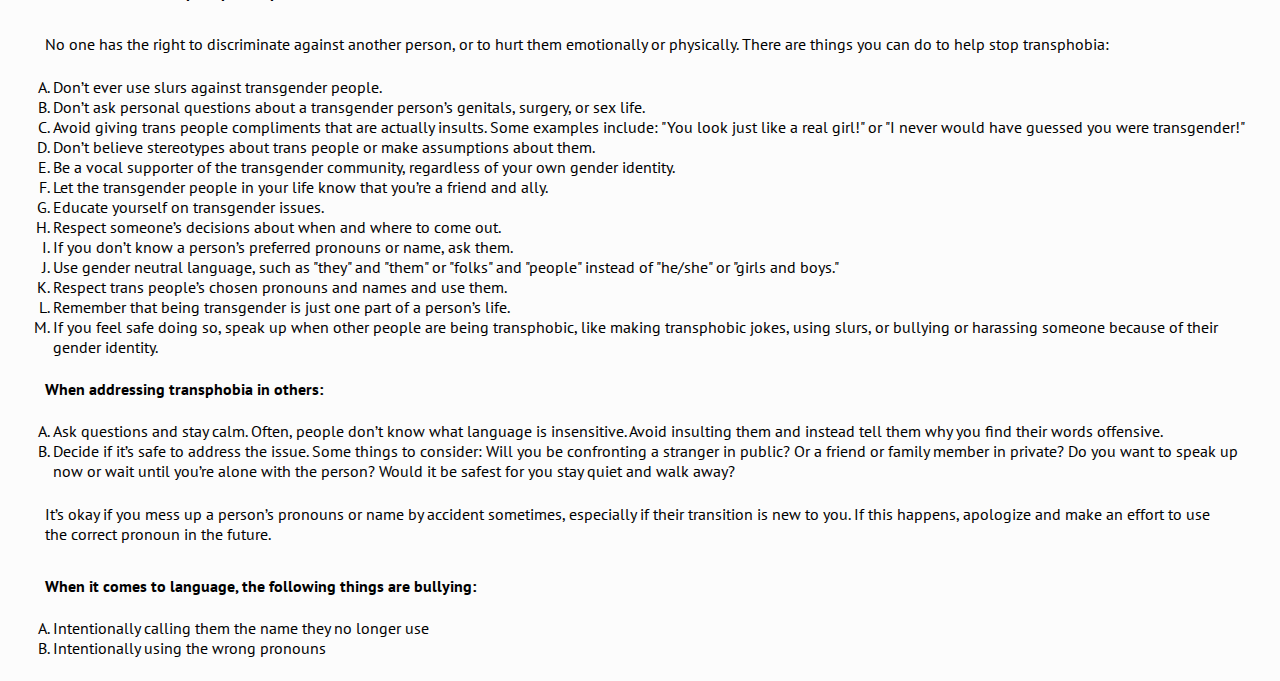
<file: transphobia.html>
<!DOCTYPE html>
<html lang="en">
<head>
    <meta charset="UTF-8">
    <link rel="shortcut icon" href="images/logo.png" />
    <link rel="stylesheet" type="text/css" href="css/html5reset.css">
    <link rel="stylesheet" type="text/css" href="css/style.css">
    <title >What's Transphobia?</title>

</head>
<body>
  <a href = "#content" class = "skip">Skip to Content</a>
  <header>
    <nav>
      <ul>
        <li><a href = "index.html">About</a></li>
        <li><a href = "identities.html">Definitions</a></li>
        <li><a href = "transphobia.html"class = "active">Unpacking</a></li>
        <li><a href = "sources.html">Sources</a></li>
        <li><a href = "gallery.html">Flags</a></li>
      </ul>
      <div class="animation start-home"></div>
      <div class="slider"></div>
    </nav>
    <h1>Unpacking Transphobia</h1>

 </header>
<main id ="content">

<p>Transgender and gender nonconforming people may experience harassment or discrimination from people who are scared or uncomfortable with these identities.</p>

<h2>What's Transphobia?</h2>

<p>Transphobia is the fear, hatred, disbelief, or mistrust of people who are transgender, thought to be transgender, or whose gender expression doesn’t conform to traditional gender roles. Transphobia can prevent transgender and gender nonconforming people from living full lives free from harm.</p>
<p>Transphobia can take many different forms, including:</p>
<ul>
    <li>negative attitudes and beliefs</li>
    <li>aversion to and prejudice against transgender people</li>
    <li>irrational fear and misunderstanding</li>
    <li>disbelief or discounting preferred pronouns or gender identity</li>
    <li>derogatory language and name-calling</li>
    <li>bullying, abuse, and even violence</li>
</ul>

<p>Transphobia can create both subtle and overt forms of discrimination. For example, people who are transgender (or even just thought to be transgender) may be denied jobs, housing, or health care, just because they’re transgender. People may hold transphobic beliefs if they were taught them by other people, including parents and families who encourage negative ideas about trans people and who hold strict beliefs about traditional gender roles. Some people are transphobic because they have misinformation or have no information at all about trans identities. They may not be aware of transgender people or trans issues or personally know anyone who is trans.</p>
<p>The stress of transphobia on trans people can be very harmful and can cause:</p>

<ul>
    <li>depression</li>
    <li>fear</li>
    <li>isolation</li>
    <li>feelings of hopelessness</li>
    <li>suicide</li>
</ul>

<p><strong>What's Outing?</strong></p>
<p>Outing is the act of revealing someone else's transgender identity or sexual orientation without their consent or permission. Sometimes outing is intentional and sometimes it’s accidental, but by sharing information about someone's gender identity against their wishes, you risk making them feel embarrassed, upset, and vulnerable. You may also put them at risk for discrimination and violence. If someone shares their trans identity with you, remember that this is very personal information and it's an honor that they trusted you enough to tell you. Always ask them what you're allowed to share with others, and respect their wishes.</p>
<p><strong>Where can I get help if I’m dealing with transphobia?</strong></p>
<p>People who experience transphobic harassment often feel alone and afraid to tell anyone what’s happening. You should never have to deal with transphobia, and you’re not alone.</p>
<p>You may find support from:</p>
<ul>
    <li>Other transgender people</li>
    <li>Online communities for transgender people</li>
    <li>Trans support groups at your local LGBTQ+ community center</li>
    <li>Cisgender people who are allies to trans people</li>
    <li>National organizations such as the National Center for Transgender Equality, the Human Rights Campaign, the ACLU, or GLAAD.</li>
    <li>If you’re a student, try to find an adult you trust, like a teacher or a school administrator, who’s an ally.</li>
</ul>

<p>Not everyone lives in a place that has a supportive school administration or an LGBTQ+ community center. In this situation, the Internet can help you find online communities and support with dealing with transphobia and discrimination. If you’re a young person who’s experiencing transphobic harassment at school, it’s important to tell someone, even if that seems scary. Young people who experience transphobia at school sometimes stop going, which can affect your grades, friendships, and future plans. Some schools may have an anti-bullying and harassment policy, and some states have adopted a Safe Schools Law, which means that your school administrators are legally required to stop the harassment. If possible, find a teacher or adult who’s an ally to LGBTQ+ students and ask for their help.</p>
<p>If you’re experiencing transphobia and it’s causing you to feel depressed or suicidal, there’s help available:</p>
<ul>
    <li>The Trevor Project</li>
    <li>Trans Lifeline is a crisis hotline staffed by trans people and for trans people</li>
</ul>
<p><strong>What can I do to help stop transphobia?</strong></p>
<p>No one has the right to discriminate against another person, or to hurt them emotionally or physically. There are things you can do to help stop transphobia:</p>
<ul>
    <li>Don’t ever use slurs against transgender people.</li>
    <li>Don’t ask personal questions about a transgender person’s genitals, surgery, or sex life.</li>
    <li>Avoid giving trans people compliments that are actually insults. Some examples include: &quot;You look just like a real girl!&quot; or &quot;I never would have guessed you were transgender!&quot;</li>
    <li>Don’t believe stereotypes about trans people or make assumptions about them.</li>
    <li>Be a vocal supporter of the transgender community, regardless of your own gender identity.</li>
    <li>Let the transgender people in your life know that you’re a friend and ally.</li>
    <li>Educate yourself on transgender issues.</li>
    <li>Respect someone’s decisions about when and where to come out.</li>
    <li>If you don’t know a person’s preferred pronouns or name, ask them.</li>
    <li>Use gender neutral language, such as &quot;they&quot; and &quot;them&quot; or &quot;folks&quot; and &quot;people&quot; instead of &quot;he/she&quot; or &quot;girls and boys.&quot;</li>
    <li>Respect trans people’s chosen pronouns and names and use them.</li>
    <li>Remember that being transgender is just one part of a person’s life.</li>
    <li>If you feel safe doing so, speak up when other people are being transphobic, like making transphobic jokes, using slurs, or bullying or harassing someone because of their gender identity.</li>
</ul>

<p><strong>When addressing transphobia in others:</strong></p>

<ul>
    <li>Ask questions and stay calm. Often, people don’t know what language is insensitive. Avoid insulting them and instead tell them why you find their words offensive.</li>
    <li>Decide if it’s safe to address the issue. Some things to consider: Will you be confronting a stranger in public? Or a friend or family member in private? Do you want to speak up now or wait until you’re alone with the person? Would it be safest for you stay quiet and walk away?</li>
</ul>

<p>It’s okay if you mess up a person’s pronouns or name by accident sometimes, especially if their transition is new to you. If this happens, apologize and make an effort to use the correct pronoun in the future.</p>
<p><strong>When it comes to language, the following things are bullying:</strong></p>
<ul>
    <li>Intentionally calling them the name they no longer use</li>
    <li>Intentionally using the wrong pronouns</li>
</ul>


</main>
</body>
</html>
</file>
<file: css/style.css>
@import url(https://fonts.googleapis.com/css?family=PT+Sans);

nav {
	margin: 0;
	padding: 0;
	position: relative;
	width: 100%;
	height: 120px;
	margin: auto;
	background-color: #34495e;
	/* border-radius: 12px; */
	z-index: 7;
  font-size: 70px;
}

nav li {
		float: left;
    width: 20%;
    height: 100%;
    margin: 0;
    padding: 0;
		text-align: center;
  }

nav a {
	display: inline-block;
	width: 100%;
	height: 100%;
	justify-content: center;
	align-items: center;
	text-transform: uppercase;
	color: white;
  text-decoration: none;
	position: relative;
	font-size: 15px;
	z-index: 9;
}
a.active {
  background-color: #7AFFC7;
	color: #34495e;
	pointer-events: none;
	width: 100%;
	height: 100%;
	z-index: 5;
	border-radius: 40px;
}
 /* nav .animation{
	width: 25%;
	height: 100%;
	position: absolute;
	left: 0;
	top: 0;
	z-index: 5;
	transition: all 2s ease 0s;
	border-radius: 8px;
}
a:nth-child(1) {
	width: 100px;
}
a:nth-child(2) {
	width: 110px;
}
a:nth-child(3) {
	width: 110px;
}
a:nth-child(4) {
	width: 100px;
}
a:nth-child(5) {
	width: 90px;
}
nav .start-home, a:nth-child(1):hover~.animation {
	width: 100px;
	left: 0;
	background-color: #1abc9c;
}
nav .start-about, a:nth-child(2):hover~.animation {
	width: 110px;
	left: 100px;
	background-color: #e74c3c;
}
nav .start-blog, a:nth-child(3):hover~.animation {
	width: 110px;
	left: 210px;
	background-color: #3498db;
}
nav .start-portefolio, a:nth-child(4):hover~.animation {
	width: 100px;
	left: 320px;
	background-color: #9b59b6;
}
nav .start-contact, a:nth-child(5):hover~.animation {
	width: 90px;
	left: 420px;
	background-color: #e67e22;
} */

body {
  font-family: 'PT Sans', Arial, Verdana;
  background-color: #fcfcfc;
}

h1 {
	text-align: center;
	margin: 40px 0 40px;
	padding: 10px;
	text-align: center;
	font-size: 150%;
	color: #070707;
	font-family: 'PT Sans', Arial, Verdana;
}

p {
    color: #000000;
    font-family: 'PT Sans', Arial, Verdana;
    font-size: 16px;
}

dt{
    font-weight:bold;
		line-height: normal;
		margin: 3%
}

dd{
	line-height: normal;
	margin:3%;
	font-weight: 300;
}

body, p{
	margin: 1%;
	padding: 10px;
	line-height: normal;
}

ul{
	list-style-type: upper-alpha;
    margin-left: 30px;
	line-height: normal;
}

header img{
	width: 40%;
}

h1{
	margin:5px;
	font-size: 150%
}

h2{
	margin: 10px;
	font-size: 150%;
}

a.skip{
	padding:10px;
	text-decoration: none;
	position: relative;
    top: -80px;
    transition: top ease-in 2s;
}

a.skip:focus{
	background: white;
	top: 0px;
	border: 1px solid black;
}

.gallery img{
	width: 90%;
	height: 30vh;
	margin: 30px;
	justify-content: space-between;
}
.gallery{
	display: grid;
	grid-template-columns: auto auto auto;
}
.gallery img{
	border: 1px solid;
	border-style: groove;
}

.igotchu {
	background-image: url("../images/i-got-chu.jpg");
	background-repeat:no-repeat;
	background-position: top right;
	background-size: 30%;
}

.igotchu p {
	margin-right: 200px;
}
</file>
